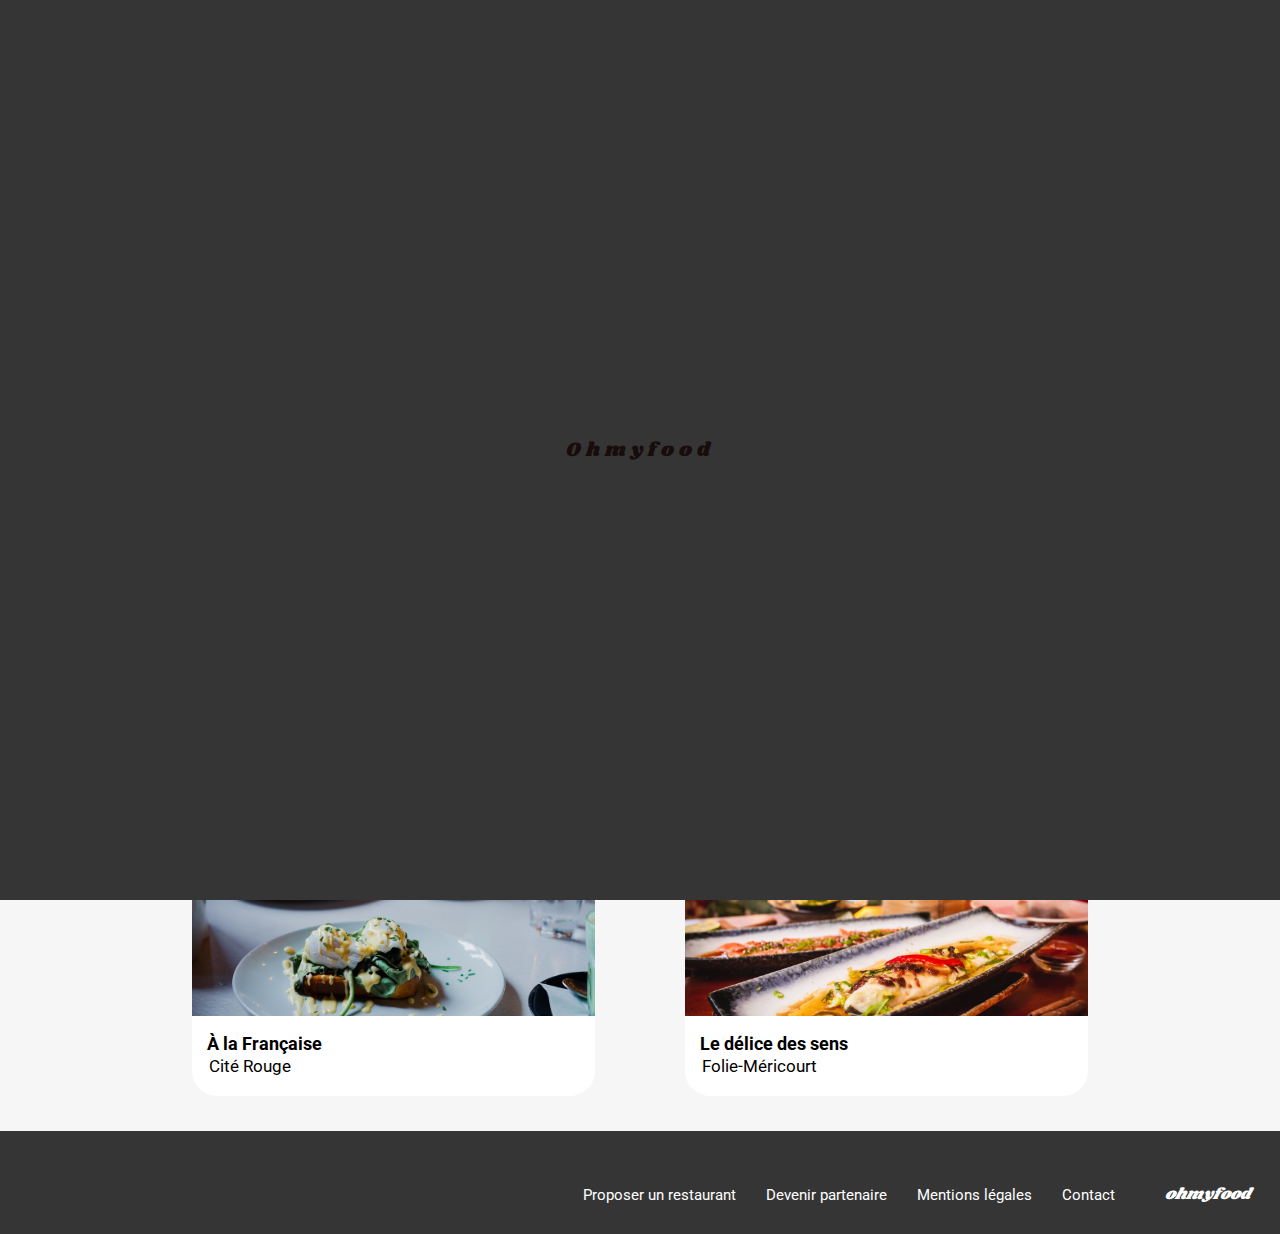
<file: index.html>
<!DOCTYPE html>
<html lang="fr">
<head>
  <meta charset="UTF-8">
  <meta name="viewport" content="width=device-width, initial-scale=1.0">
  <title>OhMyFood</title>
  <link rel="preconnect" href="https://fonts.googleapis.com">
  <link rel="preconnect" href="https://fonts.gstatic.com" crossorigin>
  <link
    href="https://fonts.googleapis.com/css2?family=Roboto:ital,wght@0,100;0,300;0,400;0,500;0,700;0,900;1,100;1,300;1,400;1,500;1,700;1,900&display=swap"
    rel="stylesheet">
  <link rel="stylesheet" href="https://cdnjs.cloudflare.com/ajax/libs/font-awesome/6.2.1/css/all.min.css"
    integrity="sha512-MV7K8+y+gLIBoVD59lQIYicR65iaqukzvf/nwasF0nqhPay5w/9lJmVM2hMDcnK1OnMGCdVK+iQrJ7lzPJQd1w=="
    crossorigin="anonymous" referrerpolicy="no-referrer" />
  <link rel="preconnect" href="https://fonts.googleapis.com">
  <link rel="preconnect" href="https://fonts.gstatic.com" crossorigin>
  <link href="https://fonts.googleapis.com/css2?family=Shrikhand&display=swap" rel="stylesheet">

  <link rel="stylesheet" href="./assets/css/style.css">
</head>

<body>

  <div class="loader">
    <span class="lettre">O</span>
    <span class="lettre">h</span>
    <span class="lettre">m</span>
    <span class="lettre">y</span>
    <span class="lettre">f</span>
    <span class="lettre">o</span>
    <span class="lettre">o</span>
    <span class="lettre">d</span>
  </div>

  <header>
    <img src="./assets/images/logo/ohmyfood@2x.svg" alt="logo">
  </header>
  
  <main>
    <form action="#" method="get" class="search-barre">
      <i class="fa-solid fa-location-dot"></i>
      <input type="text" name="location" id="location" placeholder=" Paris, Belleville">
    </form>

    <div class="h1_explore">
      <h1>Reservez le menu qui vous convient</h1>
      <span>Découvrez des restaurants d'exceptions selectionnés par nos soins.</span>
      <a href="#restaurants">Explorez nos restaurants</a>
    </div>

    <section class="fonctionnement">
      <h2>Fonctionnement</h2>
      <div class="fonctionnement__button">

        <button class="btn">
          <span class="BouttonRounded">1</span>
          <i class="fa-solid fa-mobile-screen-button"></i>
          <span>Choisissez un restaurant</span>
        </button>

        <button class="btn">
          <span class="BouttonRounded">2</span>
          <i class="fa-solid fa-list"></i>
          <span>Composez votre menu</span>
        </button>

        <button class="btn">
          <span class="BouttonRounded">3</span>
          <i class="fa-solid fa-store"></i>
          <span>Dégustez au restaurant</span>
        </button>
      </div>
    </section>

    <section class="restaurant" id="restaurants">
      <h2>Restaurants</h2>
      <div class="restaurant__card">

        <a href="./restaurants/menu1.html">
          <article class="card">
            <span>Nouveau</span>
            <img src="./assets/images/restaurants/jay-wennington-N_Y88TWmGwA-unsplash.jpg" alt="resto">
            <div class="card__content">
              <div class="txt">
                <h3>La palette du goût</h3>
                <p> Ménilmontant</p>
              </div>
              <div class="heart">
                <i class="fa-regular fa-heart"></i>
                <i class="fa-solid fa-heart "></i>
              </div>
            </div>
          </article>
        </a>

        <a href="./restaurants/menu2.html">
          <article class="card">
            <span>Nouveau</span>
            <img src="./assets/images/restaurants/stil-u2Lp8tXIcjw-unsplash.jpg" alt="resto2">
            <div class="card__content">
              <div class="txt">
                <h3>La note enchantée</h3>
                <p>Charonne</p>
              </div>
              <div class="heart">
                <i class="fa-regular fa-heart"></i>
                <i class="fa-solid fa-heart "></i>
              </div>
            </div>
          </article>
        </a>

        <a href="./restaurants/menu3.html">
          <article class="card">
            <img src="./assets/images/restaurants/toa-heftiba-DQKerTsQwi0-unsplash.jpg" alt="resto3">
            <div class="card__content">
              <div class="txt">
                <h3>À la Française</h3>
                <p>Cité Rouge</p>
              </div>
              <div class="heart">
                <i class="fa-regular fa-heart"></i>
                <i class="fa-solid fa-heart "></i>
              </div>
            </div>
          </article>
        </a>


        <a href="./restaurants/menu4.html">
          <article class="card">
            <img src="./assets/images/restaurants/louis-hansel-shotsoflouis-qNBGVyOCY8Q-unsplash.jpg" alt="resto4">
            <div class="card__content">
              <div class="txt">
                <h3>Le délice des sens</h3>
                <p>Folie-Méricourt</p>
              </div>
              <div class="heart">
                <i class="fa-regular fa-heart"></i>
                <i class="fa-solid fa-heart "></i>
              </div>
            </div>
          </article>
        </a>
      </div>
    </section>
  </main>

  <footer>
    <span>ohmyfood</span>
    <ul>
      <li><i class="fa-solid fa-utensils"></i> Proposer un restaurant</li>
      <li> <i class="fa-solid fa-handshake-angle"></i> Devenir partenaire</li>
      <li>Mentions légales</li>
      <li> <a href="mailto:N4PROJECT@openclassroom.com">Contact</a></li>
    </ul>
  </footer>
</body>
</file>
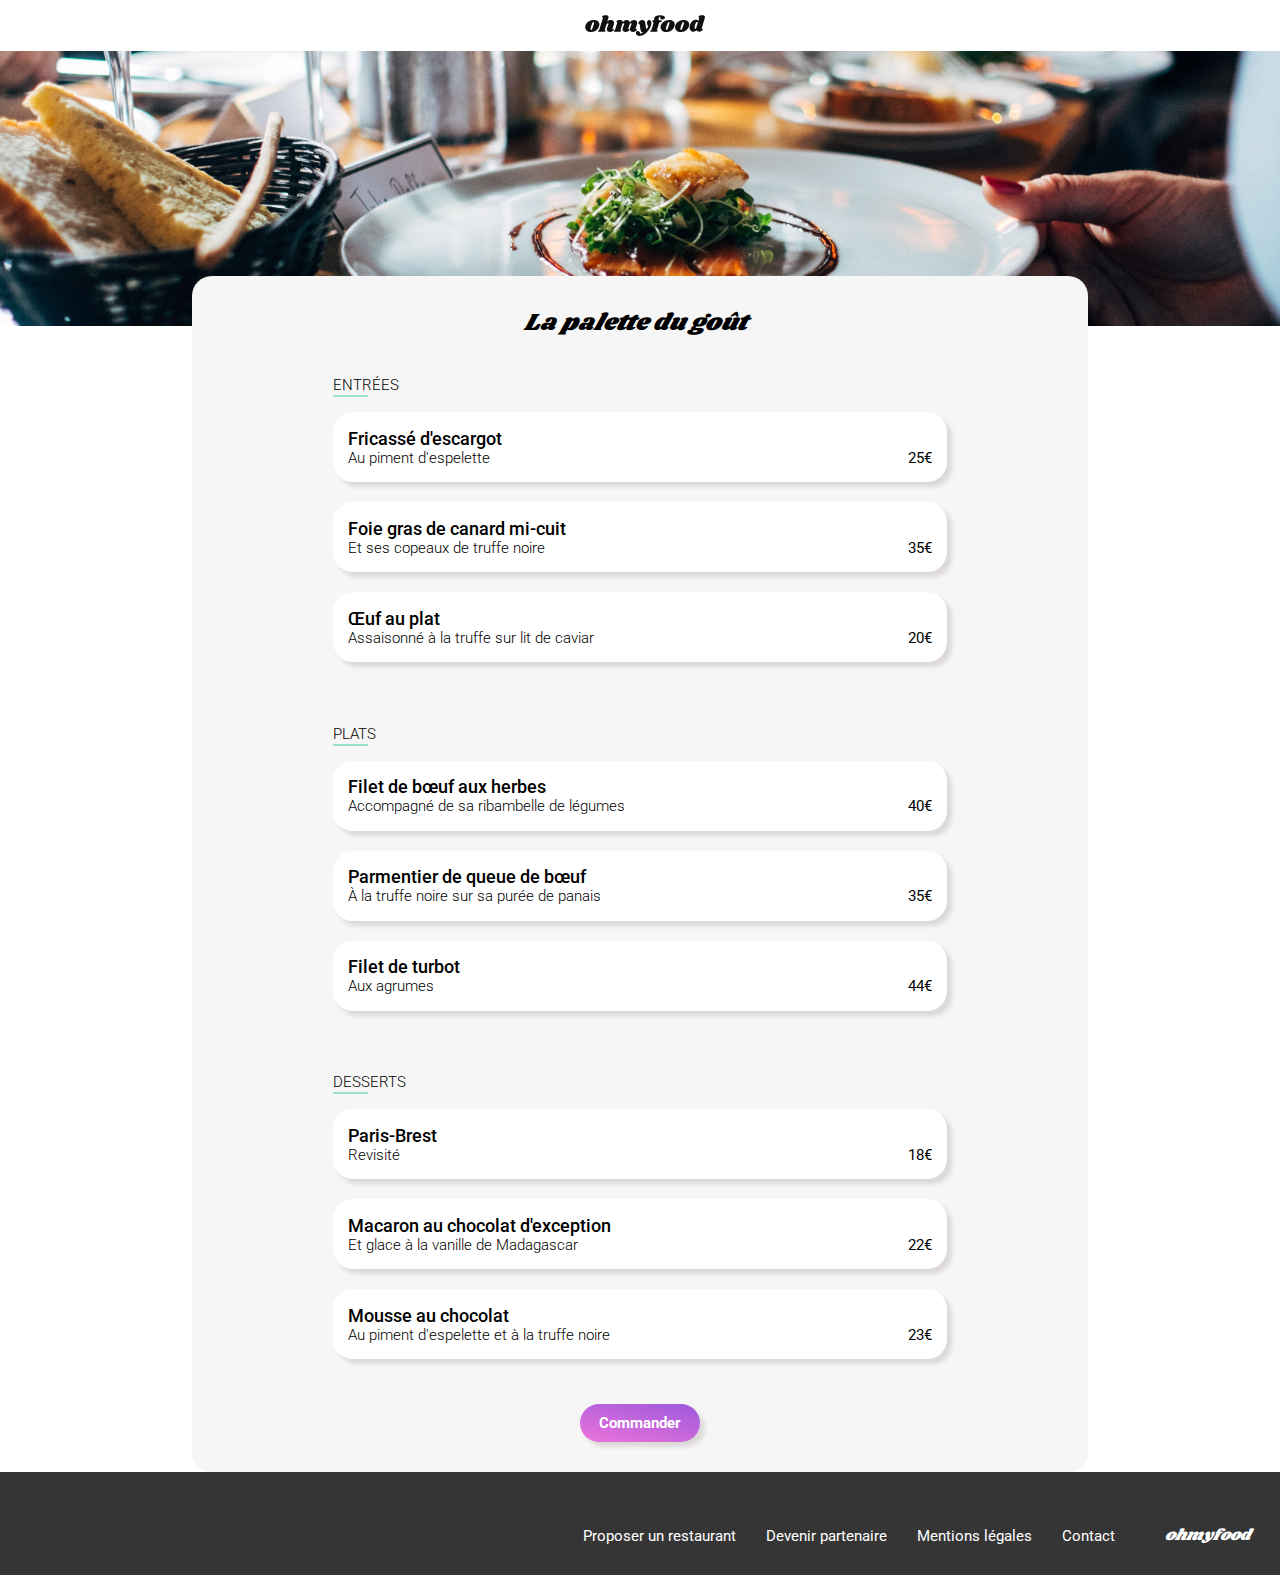
<file: restaurants/menu1.html>
<!DOCTYPE html>
<html lang="fr">
<head>
    <meta charset="UTF-8">
    <meta name="viewport" content="width=device-width, initial-scale=1.0">
    <title>OhMyFood</title>
    <link rel="preconnect" href="https://fonts.googleapis.com">
    <link rel="preconnect" href="https://fonts.gstatic.com" crossorigin>
    <link
        href="https://fonts.googleapis.com/css2?family=Roboto:ital,wght@0,100;0,300;0,400;0,500;0,700;0,900;1,100;1,300;1,400;1,500;1,700;1,900&display=swap"
        rel="stylesheet">
    <link rel="stylesheet" href="https://cdnjs.cloudflare.com/ajax/libs/font-awesome/6.2.1/css/all.min.css"
        integrity="sha512-MV7K8+y+gLIBoVD59lQIYicR65iaqukzvf/nwasF0nqhPay5w/9lJmVM2hMDcnK1OnMGCdVK+iQrJ7lzPJQd1w=="
        crossorigin="anonymous" referrerpolicy="no-referrer" />
    <link rel="preconnect" href="https://fonts.googleapis.com">
    <link rel="preconnect" href="https://fonts.gstatic.com" crossorigin>
    <link href="https://fonts.googleapis.com/css2?family=Shrikhand&display=swap" rel="stylesheet">
    <link rel="stylesheet" href="../assets/css/menu.css">
</head>

<body>
    <header>
        <a href="../index.html"><i class="fa-solid fa-arrow-left"></i></a>
        <img src="../assets/images/logo/ohmyfood@2x.svg" alt="logo">
    </header>
    
    <main>
        <img src="../assets/images/restaurants/jay-wennington-N_Y88TWmGwA-unsplash.jpg" alt="resto">
       
        <div class="menu">
           
            <div class="h1-heart">
                <h1>La palette du goût</h1>
                <div class="heart">
                    <i class="fa-regular fa-heart"></i>
                    <i class="fa-solid fa-heart "></i>
                </div>
            </div>

            <section class="menu__part menu__part--entree">
                <h2>ENTRÉES</h2>
                <div class="bande_horizontale"></div>
                <div class="cartes">

                    <article class="card">
                        <div class="txt">
                            <h3>Fricassé d'escargot</h3>
                            <div class="card__subtitle">
                                <p>Au piment d'espelette</p>
                                <span>25€</span>
                            </div>
                        </div>
                        <div class="check">
                            <i class="fa-solid fa-circle-check"></i>
                        </div>
                    </article>

                    <article class="card">
                        <div class="txt">
                            <h3>Foie gras de canard mi-cuit</h3>
                            <div class="card__subtitle">
                                <p>Et ses copeaux de truffe noire</p>
                                <span>35€</span>
                            </div>
                        </div>
                        <div class="check">
                            <i class="fa-solid fa-circle-check"></i>
                        </div>
                    </article>


                    <article class="card">
                        <div class="txt">
                            <h3>Œuf au plat</h3>
                            <div class="card__subtitle">
                                <p>Assaisonné à la truffe sur lit de caviar</p>
                                <span>20€</span>
                            </div>
                        </div>
                        <div class="check">
                            <i class="fa-solid fa-circle-check"></i>
                        </div>
                    </article>
                </div>
            </section>


            <section class="menu__part menu__part--plat">
                <h2>PLATS</h2>
                <div class="bande_horizontale"></div>
                <div class="cartes">

                    <article class="card">
                        <div class="txt">
                            <h3>Filet de bœuf aux herbes</h3>
                            <div class="card__subtitle">
                                <p>Accompagné de sa ribambelle de légumes</p>
                                <span>40€</span>
                            </div>
                        </div>
                        <div class="check">
                            <i class="fa-solid fa-circle-check"></i>
                        </div>
                    </article>

                    <article class="card">
                        <div class="txt">
                            <h3>Parmentier de queue de bœuf</h3>
                            <div class="card__subtitle">
                                <p>À la truffe noire sur sa purée de panais</p>
                                <span>35€</span>
                            </div>
                        </div>
                        <div class="check">
                            <i class="fa-solid fa-circle-check"></i>
                        </div>
                    </article>


                    <article class="card">
                        <div class="txt">
                            <h3>Filet de turbot</h3>
                            <div class="card__subtitle">
                                <p>Aux agrumes</p>
                                <span>44€</span>
                            </div>
                        </div>
                        <div class="check">
                            <i class="fa-solid fa-circle-check"></i>
                        </div>
                    </article>
                </div>
            </section>


            <section class="menu__part menu__part--dessert">
                <h2>DESSERTS</h2>
                <div class="bande_horizontale"></div>
                <div class="cartes">

                    <article class="card">
                        <div class="txt">
                            <h3>Paris-Brest</h3>
                            <div class="card__subtitle">
                                <p>Revisité</p>
                                <span>18€</span>
                            </div>
                        </div>
                        <div class="check">
                            <i class="fa-solid fa-circle-check"></i>
                        </div>
                    </article>

                    <article class="card">
                        <div class="txt">
                            <h3>Macaron au chocolat d'exception</h3>
                            <div class="card__subtitle">
                                <p>Et glace à la vanille de Madagascar</p>
                                <span>22€</span>
                            </div>
                        </div>
                        <div class="check">
                            <i class="fa-solid fa-circle-check"></i>
                        </div>
                    </article>


                    <article class="card">
                        <div class="txt">
                            <h3>Mousse au chocolat </h3>
                            <div class="card__subtitle">
                                <p>Au piment d'espelette et à la truffe noire</p>
                                <span>23€</span>
                            </div>
                        </div>
                        <div class="check">
                            <i class="fa-solid fa-circle-check"></i>
                        </div>
                    </article>
                </div>
            </section>
            <a href="#" class="btn">Commander</a>
        </div>
    </main>

    <footer>
        <span>ohmyfood</span>
        <ul>
            <li><i class="fa-solid fa-utensils"></i> Proposer un restaurant</li>
            <li> <i class="fa-solid fa-handshake-angle"></i> Devenir partenaire</li>
            <li>Mentions légales</li>
            <li> <a href="mailto:N4PROJECT@openclassroom.com">Contact</a></li>
        </ul>
    </footer>
</body>
</file>
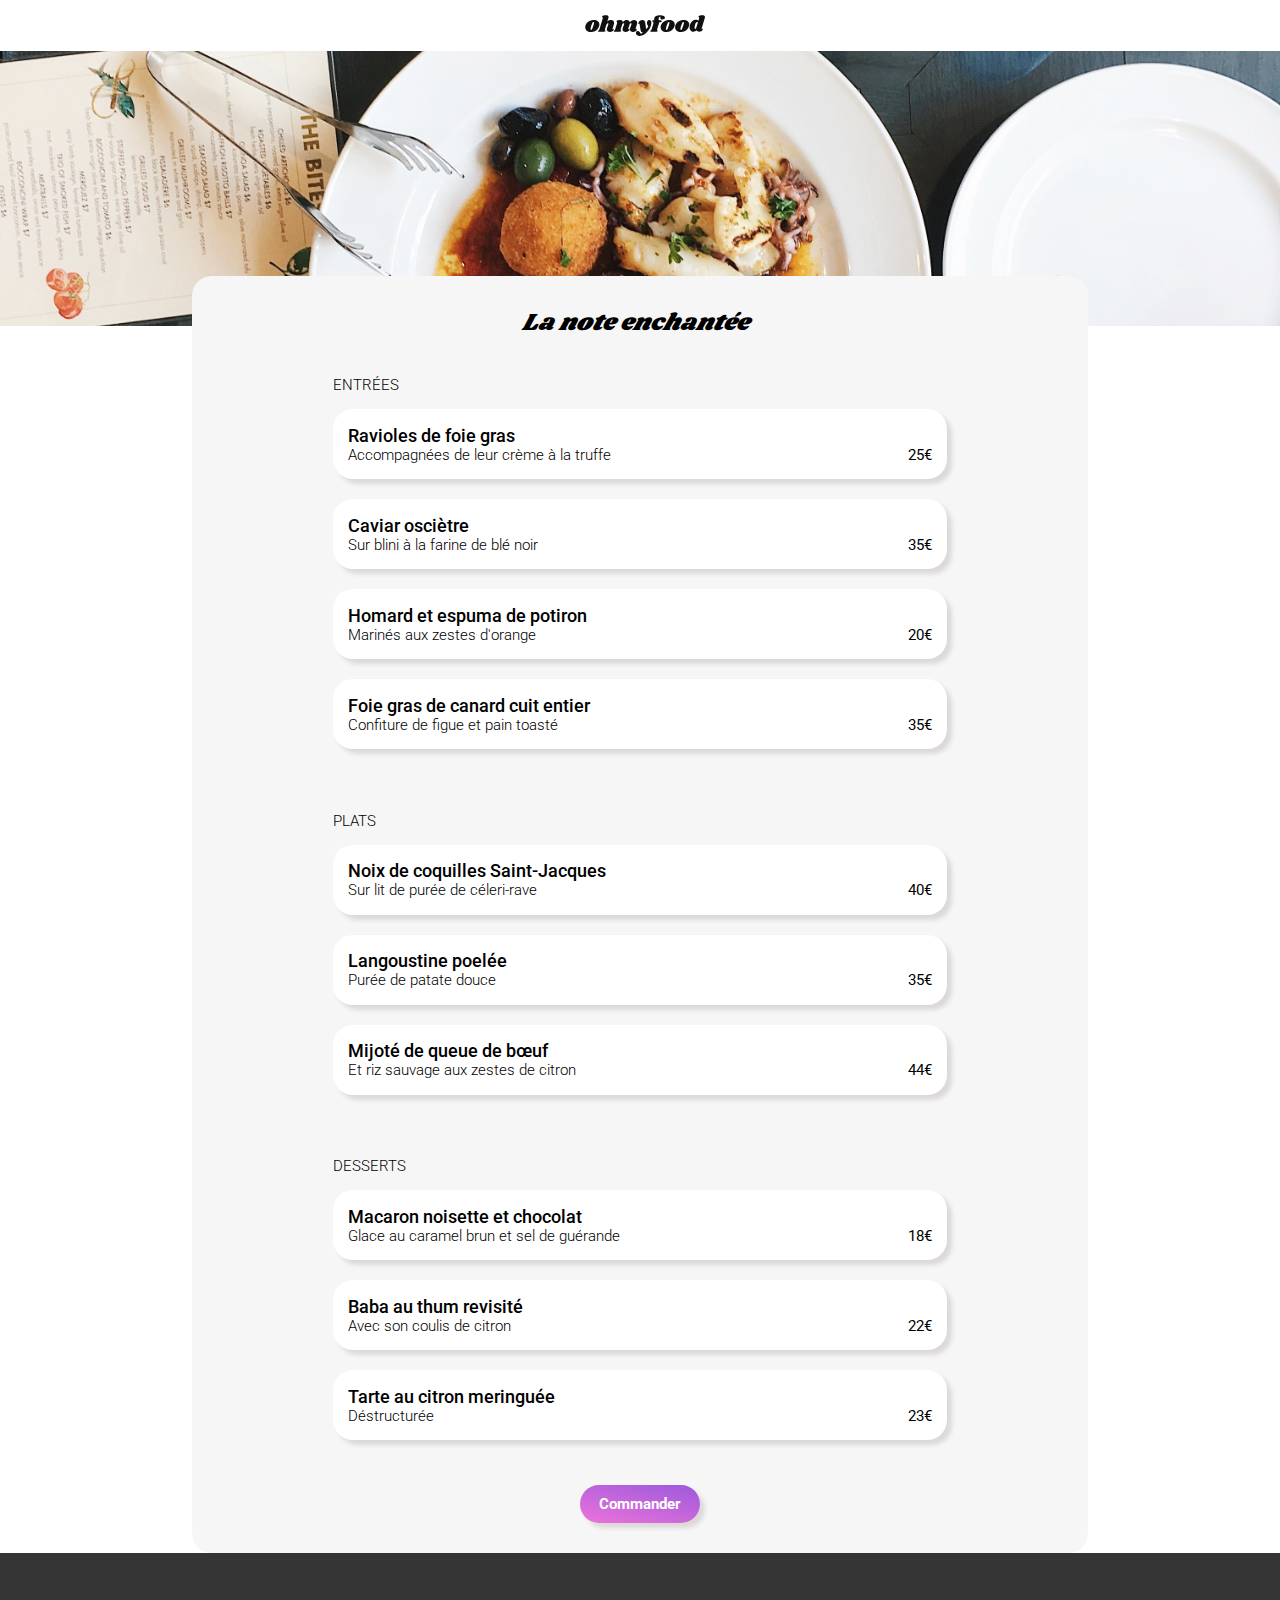
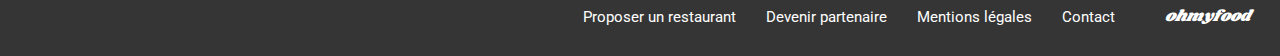
<file: restaurants/menu2.html>
<!DOCTYPE html>
<html lang="fr">


<head>
    <meta charset="UTF-8">
    <meta name="viewport" content="width=device-width, initial-scale=1.0">
    <title>OhMyFood</title>
    <link rel="preconnect" href="https://fonts.googleapis.com">
    <link rel="preconnect" href="https://fonts.gstatic.com" crossorigin>
    <link
        href="https://fonts.googleapis.com/css2?family=Roboto:ital,wght@0,100;0,300;0,400;0,500;0,700;0,900;1,100;1,300;1,400;1,500;1,700;1,900&display=swap"
        rel="stylesheet">
    <link rel="stylesheet" href="https://cdnjs.cloudflare.com/ajax/libs/font-awesome/6.2.1/css/all.min.css"
        integrity="sha512-MV7K8+y+gLIBoVD59lQIYicR65iaqukzvf/nwasF0nqhPay5w/9lJmVM2hMDcnK1OnMGCdVK+iQrJ7lzPJQd1w=="
        crossorigin="anonymous" referrerpolicy="no-referrer" />
    <link rel="preconnect" href="https://fonts.googleapis.com">
    <link rel="preconnect" href="https://fonts.gstatic.com" crossorigin>
    <link href="https://fonts.googleapis.com/css2?family=Shrikhand&display=swap" rel="stylesheet">

    <link rel="stylesheet" href="../SASS/menu.css">
</head>

<body>
    <header>
        <a href="../index.html"><i class="fa-solid fa-arrow-left"></i></a>
        <img src="../assets/images/logo/ohmyfood@2x.svg" alt="logo">
    </header>
    <main>


        <img src="../assets/images/restaurants/stil-u2Lp8tXIcjw-unsplash.jpg" alt="resto2">



        <div class="menu">

            <div class="h1-heart">
                <h1>La note enchantée</h1>
                <div class="heart">
                    <i class="fa-regular fa-heart"></i>
                    <i class="fa-solid fa-heart "></i>
                </div>

            </div>


            <section class="menu__part menu__part--entree">
                <h2>ENTRÉES</h2>
                <div id="bande_horizontale"></div>
                <div class="cartes">


                    <article class="card">
                        <div class="txt">
                            <h3>Ravioles de foie gras</h3>
                            <div class="card__subtitle">
                                <p>Accompagnées de leur crème à la truffe</p>
                                <span>25€</span>
                            </div>
                        </div>
                        <div class="check">
                            <i class="fa-solid fa-circle-check"></i>
                        </div>
                    </article>


                    <article class="card">
                        <div class="txt">
                            <h3>Caviar osciètre</h3>
                            <div class="card__subtitle">
                                <p>Sur blini à la farine de blé noir</p>
                                <span>35€</span>
                            </div>
                        </div>
                        <div class="check">
                            <i class="fa-solid fa-circle-check"></i>
                        </div>
                    </article>


                    <article class="card">
                        <div class="txt">
                            <h3>Homard et espuma de potiron</h3>
                            <div class="card__subtitle">
                                <p>Marinés aux zestes d'orange </p>
                                <span>20€</span>
                            </div>
                        </div>
                        <div class="check">
                            <i class="fa-solid fa-circle-check"></i>
                        </div>
                    </article>
            

            <article class="card">
                <div class="txt">
                    <h3>Foie gras de canard cuit entier</h3>
                    <div class="card__subtitle">
                        <p>Confiture de figue et pain toasté </p>
                        <span>35€</span>
                    </div>
                </div>
                <div class="check">
                    <i class="fa-solid fa-circle-check"></i>
                </div>
            </article>
        </div>
    </section>


            <section class="menu__part menu__part--plat">
                <h2>PLATS</h2>
                <div id="bande_horizontale"></div>
                <div class="cartes">

                    <article class="card">
                        <div class="txt">
                            <h3>Noix de coquilles Saint-Jacques</h3>
                            <div class="card__subtitle">
                                <p>Sur lit de purée de céleri-rave</p>
                                <span>40€</span>
                            </div>
                        </div>
                        <div class="check">
                            <i class="fa-solid fa-circle-check"></i>
                        </div>
                    </article>

                    <article class="card">
                        <div class="txt">
                            <h3>Langoustine poelée</h3>
                            <div class="card__subtitle">
                                <p>Purée de patate douce</p>
                                <span>35€</span>
                            </div>
                        </div>
                        <div class="check">
                            <i class="fa-solid fa-circle-check"></i>
                        </div>
                    </article>


                    <article class="card">
                        <div class="txt">
                            <h3>Mijoté de queue de bœuf</h3>
                            <div class="card__subtitle">
                                <p>Et riz sauvage aux zestes de citron</p>
                                <span>44€</span>
                            </div>
                        </div>
                        <div class="check">
                            <i class="fa-solid fa-circle-check"></i>
                        </div>
                    </article>
                </div>
            </section>


            <section class="menu__part menu__part--dessert">
                <h2>DESSERTS</h2>
                <div id="bande_horizontale"></div>
                <div class="cartes">
                   
                    <article class="card">
                        <div class="txt">
                            <h3>Macaron noisette et chocolat</h3>
                            <div class="card__subtitle">
                                <p>Glace au caramel brun et sel de guérande</p>
                                <span>18€</span>
                            </div>
                        </div>
                        <div class="check">
                            <i class="fa-solid fa-circle-check"></i>
                        </div>
                    </article>

                    <article class="card">
                        <div class="txt">
                            <h3>Baba au thum revisité </h3>
                            <div class="card__subtitle">
                                <p>Avec son coulis de citron</p>
                                <span>22€</span>
                            </div>
                        </div>
                        <div class="check">
                            <i class="fa-solid fa-circle-check"></i>
                        </div>
                    </article>


                    <article class="card">
                        <div class="txt">
                            <h3>Tarte au citron meringuée </h3>
                            <div class="card__subtitle">
                                <p>Déstructurée</p>
                                <span>23€</span>
                            </div>
                        </div>
                        <div class="check">
                            <i class="fa-solid fa-circle-check"></i>
                        </div>
                    </article>
                </div>
            </section>
            <a href="#" class="btn">Commander</a>
        </div>
    </main>

    <footer>
        <span>ohmyfood</span>
        <ul>
            <li><i class="fa-solid fa-utensils"></i> Proposer un restaurant</li>
            <li> <i class="fa-solid fa-handshake-angle"></i> Devenir partenaire</li>
            <li>Mentions légales</li>      
     <li> <a href="mailto:N4PROJECT@openclassroom.com">Contact</a></li>
        </ul>
    </footer>
</body>
</file>
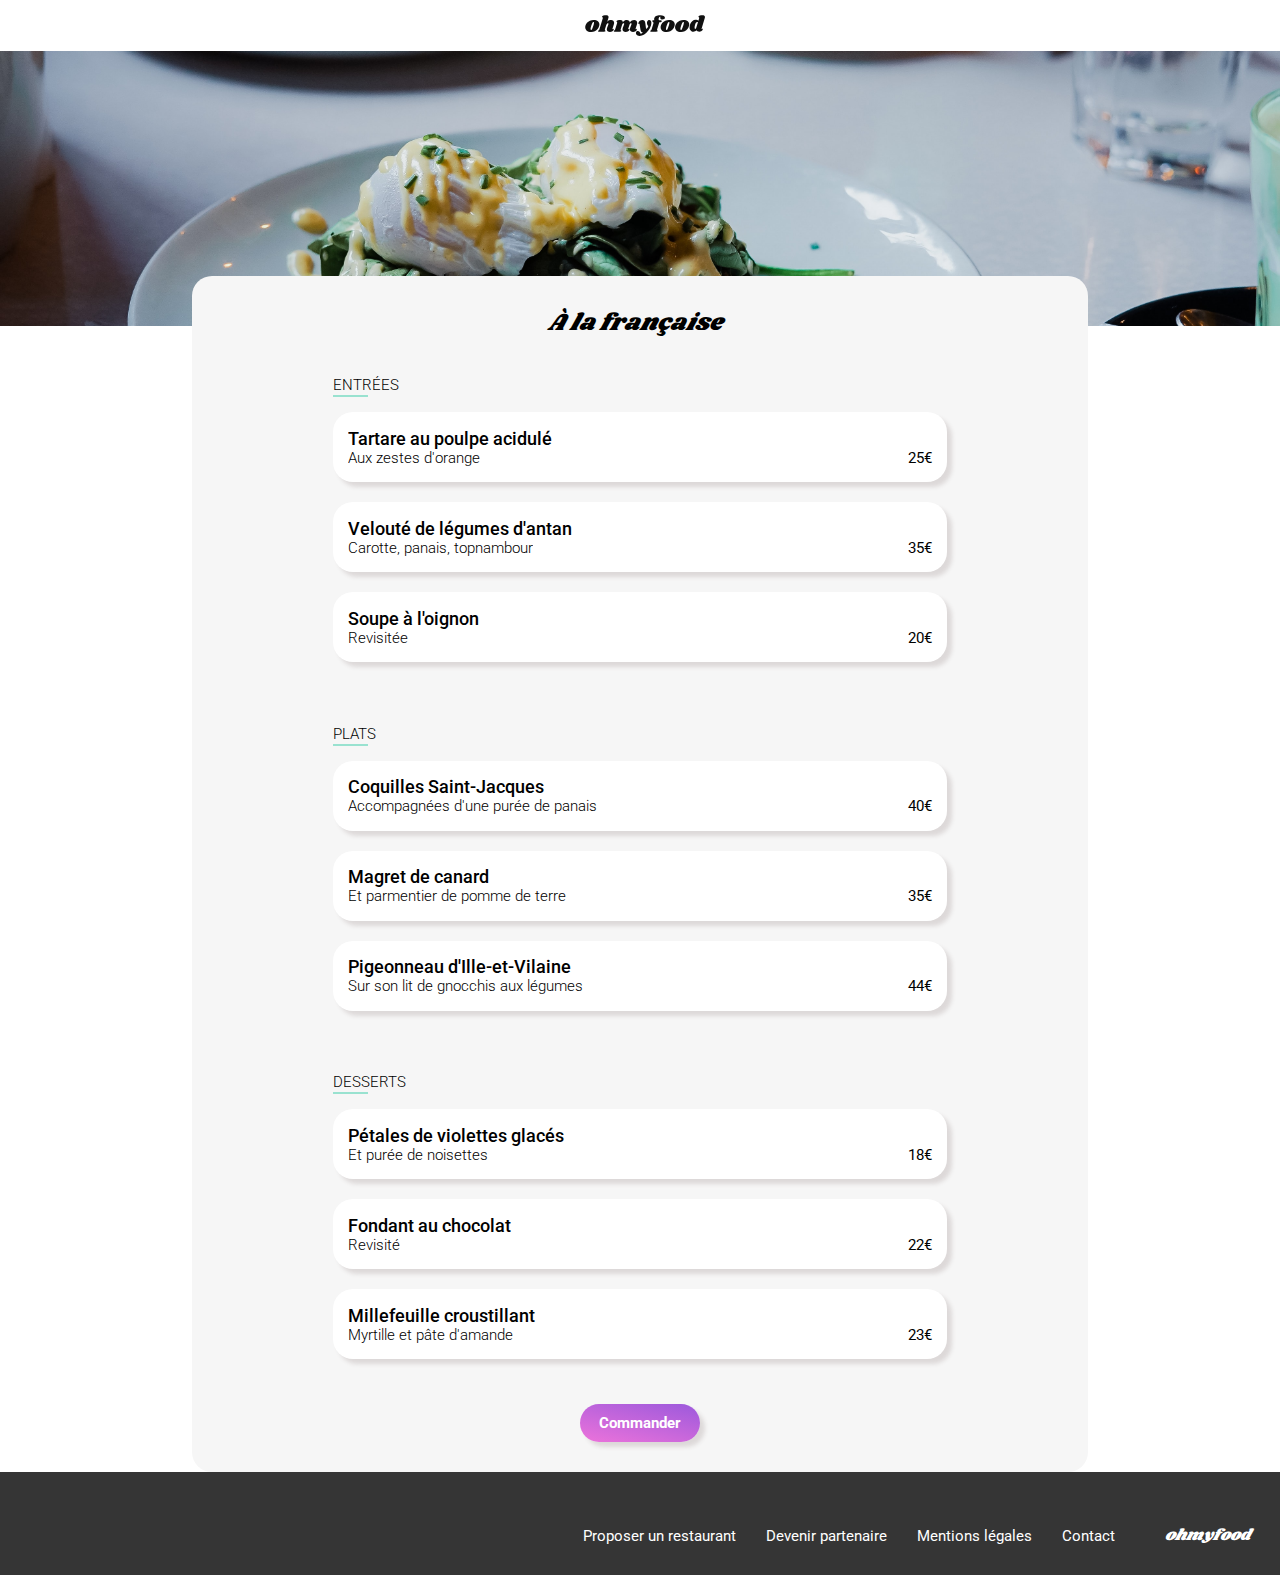
<file: restaurants/menu3.html>
<!DOCTYPE html>
<html lang="fr">
<head>
    <meta charset="UTF-8">
    <meta name="viewport" content="width=device-width, initial-scale=1.0">
    <title>OhMyFood</title>
    <link rel="preconnect" href="https://fonts.googleapis.com">
    <link rel="preconnect" href="https://fonts.gstatic.com" crossorigin>
    <link
        href="https://fonts.googleapis.com/css2?family=Roboto:ital,wght@0,100;0,300;0,400;0,500;0,700;0,900;1,100;1,300;1,400;1,500;1,700;1,900&display=swap"
        rel="stylesheet">
    <link rel="stylesheet" href="https://cdnjs.cloudflare.com/ajax/libs/font-awesome/6.2.1/css/all.min.css"
        integrity="sha512-MV7K8+y+gLIBoVD59lQIYicR65iaqukzvf/nwasF0nqhPay5w/9lJmVM2hMDcnK1OnMGCdVK+iQrJ7lzPJQd1w=="
        crossorigin="anonymous" referrerpolicy="no-referrer" />
    <link rel="preconnect" href="https://fonts.googleapis.com">
    <link rel="preconnect" href="https://fonts.gstatic.com" crossorigin>
    <link href="https://fonts.googleapis.com/css2?family=Shrikhand&display=swap" rel="stylesheet">
    <link rel="stylesheet" href="../assets/css/menu.css">
</head>

<body>
    <header>
        <a href="../index.html"><i class="fa-solid fa-arrow-left"></i></a>
        <img src="../assets/images/logo/ohmyfood@2x.svg" alt="logo">
    </header>
    
    <main>
        <img src="../assets/images/restaurants/toa-heftiba-DQKerTsQwi0-unsplash.jpg" alt="resto">

        <div class="menu">

            <div class="h1-heart">
                <h1>À la française</h1>
                <div class="heart">
                    <i class="fa-regular fa-heart"></i>
                    <i class="fa-solid fa-heart "></i>
                </div>
            </div>


            <section class="menu__part menu__part--entree">
                <h2>ENTRÉES</h2>
                <div class="bande_horizontale"></div>
                <div class="cartes">

                    <article class="card">
                        <div class="txt">
                            <h3>Tartare au poulpe acidulé</h3>
                            <div class="card__subtitle">
                                <p>Aux zestes d'orange</p>
                                <span>25€</span>
                            </div>
                        </div>
                        <div class="check">
                            <i class="fa-solid fa-circle-check"></i>
                        </div>
                    </article>

                    <article class="card">
                        <div class="txt">
                            <h3>Velouté de légumes d'antan</h3>
                            <div class="card__subtitle">
                                <p>Carotte, panais, topnambour</p>
                                <span>35€</span>
                            </div>
                        </div>
                        <div class="check">
                            <i class="fa-solid fa-circle-check"></i>
                        </div>
                    </article>

                    <article class="card">
                        <div class="txt">
                            <h3>Soupe à l'oignon</h3>
                            <div class="card__subtitle">
                                <p>Revisitée</p>
                                <span>20€</span>
                            </div>
                        </div>
                        <div class="check">
                            <i class="fa-solid fa-circle-check"></i>
                        </div>
                    </article>
                </div>
            </section>

            <section class="menu__part menu__part--plat">
                <h2>PLATS</h2>
                <div class="bande_horizontale"></div>
                <div class="cartes">

                    <article class="card">
                        <div class="txt">
                            <h3>Coquilles Saint-Jacques</h3>
                            <div class="card__subtitle">
                                <p>Accompagnées d'une purée de panais</p>
                                <span>40€</span>
                            </div>
                        </div>
                        <div class="check">
                            <i class="fa-solid fa-circle-check"></i>
                        </div>
                    </article>

                    <article class="card">
                        <div class="txt">
                            <h3>Magret de canard</h3>
                            <div class="card__subtitle">
                                <p>Et parmentier de pomme de terre</p>
                                <span>35€</span>
                            </div>
                        </div>
                        <div class="check">
                            <i class="fa-solid fa-circle-check"></i>
                        </div>
                    </article>


                    <article class="card">
                        <div class="txt">
                            <h3>Pigeonneau d'Ille-et-Vilaine</h3>
                            <div class="card__subtitle">
                                <p>Sur son lit de gnocchis aux légumes</p>
                                <span>44€</span>
                            </div>
                        </div>
                        <div class="check">
                            <i class="fa-solid fa-circle-check"></i>
                        </div>
                    </article>
                </div>
            </section>

            <section class="menu__part menu__part--dessert">
                <h2>DESSERTS</h2>
                <div class="bande_horizontale"></div>
                <div class="cartes">

                    <article class="card">
                        <div class="txt">
                            <h3>Pétales de violettes glacés</h3>
                            <div class="card__subtitle">
                                <p>Et purée de noisettes</p>
                                <span>18€</span>
                            </div>
                        </div>
                        <div class="check">
                            <i class="fa-solid fa-circle-check"></i>
                        </div>
                    </article>

                    <article class="card">
                        <div class="txt">
                            <h3>Fondant au chocolat</h3>
                            <div class="card__subtitle">
                                <p>Revisité</p>
                                <span>22€</span>
                            </div>
                        </div>
                        <div class="check">
                            <i class="fa-solid fa-circle-check"></i>
                        </div>
                    </article>

                    <article class="card">
                        <div class="txt">
                            <h3>Millefeuille croustillant </h3>
                            <div class="card__subtitle">
                                <p>Myrtille et pâte d'amande</p>
                                <span>23€</span>
                            </div>
                        </div>
                        <div class="check">
                            <i class="fa-solid fa-circle-check"></i>
                        </div>
                    </article>
                </div>
            </section>
            <a href="#" class="btn">Commander</a>
        </div>
    </main>

    <footer>
        <span>ohmyfood</span>
        <ul>
            <li><i class="fa-solid fa-utensils"></i> Proposer un restaurant</li>
            <li> <i class="fa-solid fa-handshake-angle"></i> Devenir partenaire</li>
            <li>Mentions légales</li>
            <li> <a href="mailto:N4PROJECT@openclassroom.com">Contact</a></li>
        </ul>
    </footer>
</body>
</file>
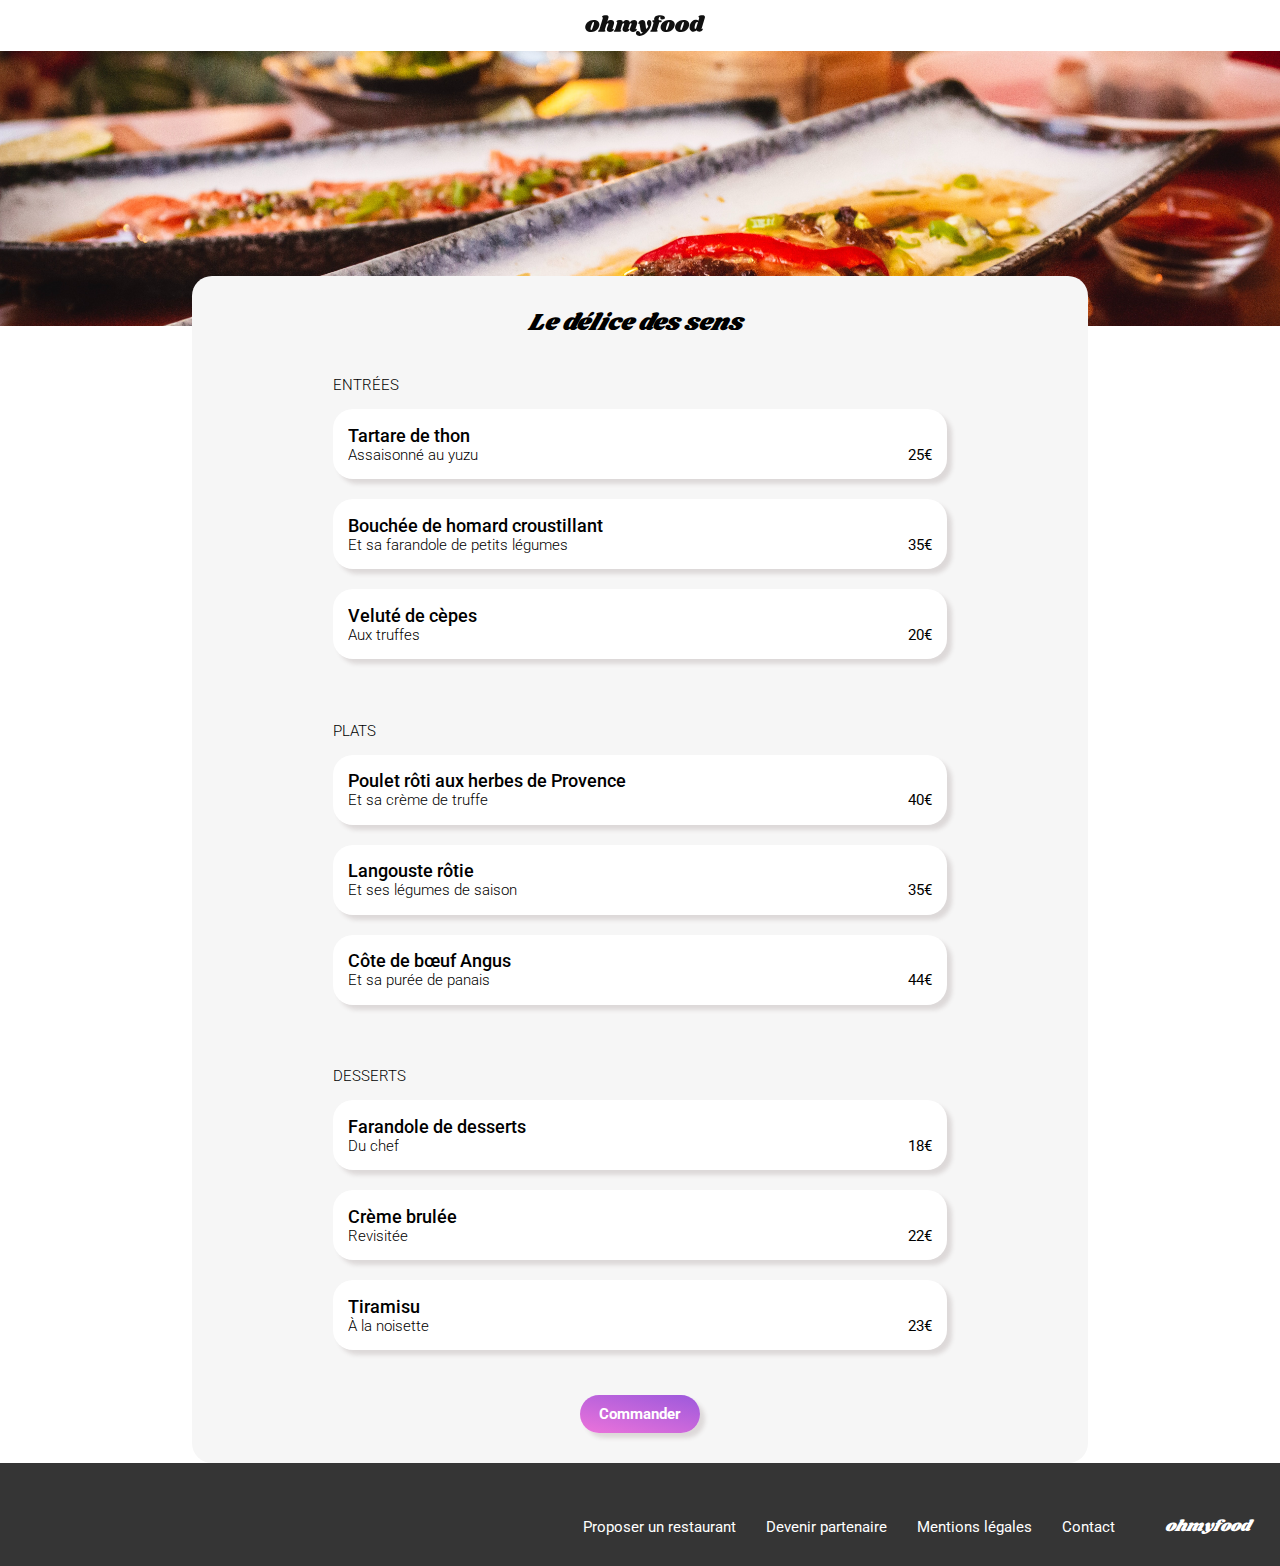
<file: restaurants/menu4.html>
<!DOCTYPE html>
<html lang="fr">


<head>
    <meta charset="UTF-8">
    <meta name="viewport" content="width=device-width, initial-scale=1.0">
    <title>OhMyFood</title>
    <link rel="preconnect" href="https://fonts.googleapis.com">
    <link rel="preconnect" href="https://fonts.gstatic.com" crossorigin>
    <link
        href="https://fonts.googleapis.com/css2?family=Roboto:ital,wght@0,100;0,300;0,400;0,500;0,700;0,900;1,100;1,300;1,400;1,500;1,700;1,900&display=swap"
        rel="stylesheet">
    <link rel="stylesheet" href="https://cdnjs.cloudflare.com/ajax/libs/font-awesome/6.2.1/css/all.min.css"
        integrity="sha512-MV7K8+y+gLIBoVD59lQIYicR65iaqukzvf/nwasF0nqhPay5w/9lJmVM2hMDcnK1OnMGCdVK+iQrJ7lzPJQd1w=="
        crossorigin="anonymous" referrerpolicy="no-referrer" />
    <link rel="preconnect" href="https://fonts.googleapis.com">
    <link rel="preconnect" href="https://fonts.gstatic.com" crossorigin>
    <link href="https://fonts.googleapis.com/css2?family=Shrikhand&display=swap" rel="stylesheet">

    <link rel="stylesheet" href="../SASS/menu.css">
</head>

<body>
    <header>
        <a href="../index.html"><i class="fa-solid fa-arrow-left"></i></a>
        <img src="../assets/images/logo/ohmyfood@2x.svg" alt="logo">
    </header>
    <main>


        <img src="../assets/images/restaurants/louis-hansel-shotsoflouis-qNBGVyOCY8Q-unsplash.jpg" alt="resto">



        <div class="menu">

            <div class="h1-heart">
                <h1>Le délice des sens</h1>
                <div class="heart">
                    <i class="fa-regular fa-heart"></i>
                    <i class="fa-solid fa-heart "></i>
                </div>

            </div>


            <section class="menu__part menu__part--entree">
                <h2>ENTRÉES</h2>
                <div id="bande_horizontale"></div>
                <div class="cartes">


                    <article class="card">
                        <div class="txt">
                            <h3>Tartare de thon</h3>
                            <div class="card__subtitle">
                                <p>Assaisonné au yuzu</p>
                                <span>25€</span>
                            </div>
                        </div>
                        <div class="check">
                            <i class="fa-solid fa-circle-check"></i>
                        </div>
                    </article>


                    <article class="card">
                        <div class="txt">
                            <h3>Bouchée de homard croustillant</h3>
                            <div class="card__subtitle">
                                <p>Et sa farandole de petits légumes</p>
                                <span>35€</span>
                            </div>
                        </div>
                        <div class="check">
                            <i class="fa-solid fa-circle-check"></i>
                        </div>
                    </article>


                    <article class="card">
                        <div class="txt">
                            <h3>Veluté de cèpes </h3>
                            <div class="card__subtitle">
                                <p>Aux truffes</p>
                                <span>20€</span>
                            </div>
                        </div>
                        <div class="check">
                            <i class="fa-solid fa-circle-check"></i>
                        </div>
                    </article>
                </div>
            </section>


            <section class="menu__part menu__part--plat">
                <h2>PLATS</h2>
                <div id="bande_horizontale"></div>
                <div class="cartes">

                    <article class="card">
                        <div class="txt">
                            <h3>Poulet rôti aux herbes de Provence</h3>
                            <div class="card__subtitle">
                                <p>Et sa crème de truffe</p>
                                <span>40€</span>
                            </div>
                        </div>
                        <div class="check">
                            <i class="fa-solid fa-circle-check"></i>
                        </div>
                    </article>

                    <article class="card">
                        <div class="txt">
                            <h3>Langouste rôtie</h3>
                            <div class="card__subtitle">
                                <p>Et ses légumes de saison</p>
                                <span>35€</span>
                            </div>
                        </div>
                        <div class="check">
                            <i class="fa-solid fa-circle-check"></i>
                        </div>
                    </article>


                    <article class="card">
                        <div class="txt">
                            <h3>Côte de bœuf Angus</h3>
                            <div class="card__subtitle">
                                <p>Et sa purée de panais</p>
                                <span>44€</span>
                            </div>
                        </div>
                        <div class="check">
                            <i class="fa-solid fa-circle-check"></i>
                        </div>
                    </article>
                </div>
            </section>


            <section class="menu__part menu__part--dessert">
                <h2>DESSERTS</h2>
                <div id="bande_horizontale"></div>
                <div class="cartes">
                   
                    <article class="card">
                        <div class="txt">
                            <h3>Farandole de desserts</h3>
                            <div class="card__subtitle">
                                <p>Du chef</p>
                                <span>18€</span>
                            </div>
                        </div>
                        <div class="check">
                            <i class="fa-solid fa-circle-check"></i>
                        </div>
                    </article>

                    <article class="card">
                        <div class="txt">
                            <h3>Crème brulée</h3>
                            <div class="card__subtitle">
                                <p>Revisitée</p>
                                <span>22€</span>
                            </div>
                        </div>
                        <div class="check">
                            <i class="fa-solid fa-circle-check"></i>
                        </div>
                    </article>


                    <article class="card">
                        <div class="txt">
                            <h3>Tiramisu </h3>
                            <div class="card__subtitle">
                                <p>À la noisette</p>
                                <span>23€</span>
                            </div>
                        </div>
                        <div class="check">
                            <i class="fa-solid fa-circle-check"></i>
                        </div>
                    </article>
                </div>
            </section>
            <a href="#" class="btn">Commander</a>
        </div>
    </main>

    <footer>
        <span>ohmyfood</span>
        <ul>
            <li><i class="fa-solid fa-utensils"></i> Proposer un restaurant</li>
            <li> <i class="fa-solid fa-handshake-angle"></i> Devenir partenaire</li>
            <li>Mentions légales</li>
            <li>Contact</li>
        </ul>
    </footer>
</body>
</file>
<file: assets/css/style.css>
/****Loader****/
@keyframes loader {
  99% {
    opacity: 1;
  }
  100% {
    opacity: 0;
    z-index: -1;
  }
}
@keyframes flash {
  0% {
    color: #9356DC;
    text-shadow: 0 0 7px #cc0dc9;
  }
  30% {
    color: #FF79DA;
    font-size: 50px;
    text-shadow: 0 0 7px #ff00ee;
  }
  90% {
    color: rgb(24, 12, 12);
    font-size: 40px;
  }
  100% {
    color: #FF79DA;
    text-shadow: 0 0 7px #ff00ee;
  }
}
@keyframes heart {
  0% {
    transform: scale(0);
  }
  100% {
    transform: scale(1);
  }
}
@keyframes menu {
  0% {
    transform: scale(0);
  }
  100% {
    transform: scale(1);
  }
}
footer {
  background-color: #353535;
  color: white;
  padding: 15px;
}
footer ul {
  list-style: none;
  padding-left: 0px;
  display: flex;
  gap: 5px;
  flex-direction: column;
  margin-left: 10px;
}
footer span {
  font-family: "Shrikhand";
  font-size: 18px;
  font-style: italic;
  font-weight: 400;
  line-height: 26px;
  margin-left: 10px;
}
footer i {
  font-size: 11px;
  width: 11px;
}
footer a {
  color: inherit;
}

@media (min-width: 480px) and (max-width: 767.98px) {
  footer {
    display: flex;
    justify-content: center;
    align-items: center;
    flex-direction: column;
  }
  footer ul {
    flex-direction: column;
    text-align: center;
  }
}
@media (min-width: 768px) {
  footer {
    display: flex;
    flex-direction: row-reverse;
    align-items: center;
    gap: 40px;
    padding-top: 40px;
    padding-right: 30px;
  }
  footer span {
    font-size: 16px;
  }
  footer ul {
    flex-direction: row;
    font-size: 15px;
    font-style: normal;
    gap: 30px;
  }
}
.heart .fa-solid {
  position: absolute;
  right: 1.5em;
  bottom: 1.5em;
  background: linear-gradient(193.33deg, #9356DC -11.44%, #FF79DA 123.93%);
  -webkit-background-clip: text;
          background-clip: text;
  -webkit-text-fill-color: transparent;
  font-size: 20px;
  opacity: 0;
  z-index: 2;
}
.heart:hover .fa-solid {
  animation: heart 2s forwards;
  opacity: 1;
}
.heart .fa-regular {
  position: absolute;
  right: 1.5em;
  bottom: 1.5em;
  font-size: 20px;
  z-index: 3;
}
.heart:hover .fa-regular {
  opacity: 0;
}

body {
  margin: 0px;
  position: relative;
}

* {
  font-family: "Roboto", sans-serif;
}

header img {
  display: flex;
  margin: auto;
  width: 120px;
  padding: 15px;
}

/********loader********/
.loader {
  height: 100%;
  width: 100%;
  background-color: #353535;
  position: fixed;
  z-index: 20;
  display: flex;
  justify-content: center;
  font-size: 20px;
  align-items: center;
  animation: loader 3s ease-in forwards;
}
.loader .lettre {
  font-family: "Shrikhand", sans-serif;
  letter-spacing: 5px;
  animation: flash 1s linear infinite;
  color: rgb(24, 12, 12);
}
.loader .lettre:nth-child(1) {
  animation-delay: 0.1s;
}
.loader .lettre:nth-child(2) {
  animation-delay: 0.2s;
}
.loader .lettre:nth-child(3) {
  animation-delay: 0.4s;
}
.loader .lettre:nth-child(4) {
  animation-delay: 0.4s;
}
.loader .lettre:nth-child(5) {
  animation-delay: 0.5s;
}
.loader .lettre:nth-child(6) {
  animation-delay: 0.6s;
}
.loader .lettre:nth-child(7) {
  animation-delay: 0.7s;
}
.loader .lettre:nth-child(8) {
  animation-delay: 0.8s;
}

/*****BARRE DE RECHECHE*****/
form {
  width: 100%;
  border: none;
  background-color: #EAEAEA;
  text-align: center;
  height: 30px;
  padding-top: 10px;
  box-shadow: -4px 1px 5px 2px #ae9e9e;
}
form input {
  background-color: #EAEAEA;
  border: none;
  outline: none;
  width: 100px;
}
form i {
  font-size: 12px;
}
form input ::-moz-placeholder {
  font-weight: bold;
  color: black;
  font-size: small;
}
form input ::placeholder {
  font-weight: bold;
  color: black;
  font-size: small;
}

/*******TITRE******/
h1,
h2 {
  font-size: 24px;
}

.h1_explore {
  display: flex;
  align-items: center;
  flex-direction: column;
  justify-content: center;
  margin-top: 5px;
  text-align: center;
  gap: 20px;
  background-color: #F6F6F6;
  padding: 20px;
}
.h1_explore a {
  box-shadow: 5px 5px 4px 0px #ddd9d9;
  background: linear-gradient(193.33deg, #9356DC -11.44%, #FF79DA 123.93%);
  border-radius: 40px;
  padding: 20px;
  text-decoration: none;
  color: white;
  font-weight: bold;
  font-size: 15px;
  opacity: 1;
}
.h1_explore a:hover {
  opacity: 0.8;
  box-shadow: 5px 5px 4px 0px #c5bebe;
}

a {
  text-decoration: none;
  color: black;
}

/*******BOUTONS*******/
.fonctionnement {
  margin: 20px;
  display: flex;
  flex-direction: column;
}
.fonctionnement__button {
  gap: 20px;
  display: flex;
  flex-direction: column;
  width: 100%;
}
.fonctionnement__button .btn {
  box-shadow: 5px 5px 4px 0px #ddd9d9;
  border-radius: 25px;
  padding: 10px;
  display: flex;
  width: 98%;
  border: none;
  padding-bottom: 25px;
  padding-top: 25px;
  gap: 10px;
  align-items: center;
  background-color: #F6F6F6;
}
.fonctionnement__button .btn i {
  color: #9a9996;
}
.fonctionnement__button .btn:hover i {
  color: #9356DC;
}
.fonctionnement__button span {
  color: black;
  font-size: 15px;
  font-weight: 400;
}
.fonctionnement__button a :active {
  color: black;
}
.fonctionnement .BouttonRounded {
  margin-left: -18px;
  border-radius: 50%;
  font-size: 12px;
  width: 13px;
  height: 12px;
  color: white;
  padding: 5px;
  text-align: center;
  background-color: #9356DC;
}

/*******RESTAURANTS******/
.restaurant {
  padding: 15px;
  background-color: #F6F6F6;
  margin-top: 50px;
}
.restaurant a {
  width: 100%;
}
.restaurant__card {
  display: flex;
  flex-direction: column;
  gap: 15px;
  align-items: center;
}
.restaurant span {
  color: #008766;
  background-color: #99E2D0;
  position: absolute;
  right: 1em;
  padding: 5px;
  top: 1em;
  font-size: 13px;
}
.restaurant .card {
  display: flex;
  flex-direction: column;
  position: relative;
  background-color: white;
  border-radius: 25px;
  margin-bottom: 20px;
}
.restaurant .card img {
  border-top-left-radius: 25px;
  border-top-right-radius: 25px;
  height: 150px;
  -o-object-fit: cover;
     object-fit: cover;
}
.restaurant .card__content {
  display: flex;
  flex-direction: row;
  justify-content: space-between;
  align-items: center;
  margin: 15px;
  height: 50px;
}
.restaurant .card__content p {
  margin: 2px;
  font-size: 17px;
}
.restaurant .card__content h3 {
  margin: 0px;
  font-size: 18px;
}

/******TABLETTE******/
@media (min-width: 480px) and (max-width: 767.98px) {
  .restaurant {
    padding-left: 15%;
    padding-right: 15%;
  }
  h2 {
    text-align: center;
  }
  .fonctionnement {
    justify-content: center;
    padding-left: 15%;
    padding-right: 15%;
    margin: auto;
  }
  .fonctionnement h2 {
    text-align: center;
  }
}
/********DESKTOP*********/
@media (min-width: 768px) {
  h1 {
    font-size: 30px;
  }
  .fonctionnement {
    padding-left: 15%;
    padding-right: 15%;
    margin: 0px;
  }
  .fonctionnement__button {
    flex-direction: row;
    justify-content: center;
  }
  .restaurant {
    display: flex;
    justify-content: center;
    flex-direction: column;
    padding-left: 15%;
    padding-right: 15%;
  }
  .restaurant__card {
    flex-direction: row;
    flex-wrap: wrap;
    justify-content: space-between;
  }
  .restaurant__card a {
    width: 45%;
  }
}/*# sourceMappingURL=style.css.map */
</file>
<file: assets/css/menu.css>
/****Loader****/
@keyframes loader {
  99% {
    opacity: 1;
  }
  100% {
    opacity: 0;
    z-index: -1;
  }
}
@keyframes flash {
  0% {
    color: #9356DC;
    text-shadow: 0 0 7px #cc0dc9;
  }
  30% {
    color: #FF79DA;
    font-size: 50px;
    text-shadow: 0 0 7px #ff00ee;
  }
  90% {
    color: rgb(24, 12, 12);
    font-size: 40px;
  }
  100% {
    color: #FF79DA;
    text-shadow: 0 0 7px #ff00ee;
  }
}
@keyframes heart {
  0% {
    transform: scale(0);
  }
  100% {
    transform: scale(1);
  }
}
@keyframes menu {
  0% {
    transform: scale(0);
  }
  100% {
    transform: scale(1);
  }
}
footer {
  background-color: #353535;
  color: white;
  padding: 15px;
}
footer ul {
  list-style: none;
  padding-left: 0px;
  display: flex;
  gap: 5px;
  flex-direction: column;
  margin-left: 10px;
}
footer span {
  font-family: "Shrikhand";
  font-size: 18px;
  font-style: italic;
  font-weight: 400;
  line-height: 26px;
  margin-left: 10px;
}
footer i {
  font-size: 11px;
  width: 11px;
}
footer a {
  color: inherit;
}

@media (min-width: 480px) and (max-width: 767.98px) {
  footer {
    display: flex;
    justify-content: center;
    align-items: center;
    flex-direction: column;
  }
  footer ul {
    flex-direction: column;
    text-align: center;
  }
}
@media (min-width: 768px) {
  footer {
    display: flex;
    flex-direction: row-reverse;
    align-items: center;
    gap: 40px;
    padding-top: 40px;
    padding-right: 30px;
  }
  footer span {
    font-size: 16px;
  }
  footer ul {
    flex-direction: row;
    font-size: 15px;
    font-style: normal;
    gap: 30px;
  }
}
/**mobile first***/
body {
  margin: 0px;
}

* {
  font-family: "Roboto", sans-serif;
}

a {
  text-decoration: none;
  color: inherit;
}

header {
  display: flex;
  align-items: center;
}
header i {
  padding-left: 10px;
}
header img {
  display: flex;
  margin: auto;
  width: 120px;
  padding: 15px;
}

main img {
  width: 100%;
  height: 275px;
  -o-object-fit: cover;
     object-fit: cover;
  display: block;
}

h1 {
  font-family: "shrikhand", serif;
  font-size: 24px;
  font-style: italic;
  font-weight: 400;
  line-height: 41px;
  letter-spacing: 0em;
  padding-left: 10px;
}

.h1-heart {
  display: flex;
  flex-direction: row;
  gap: 20px;
  align-items: center;
  justify-content: center;
}
.h1-heart .heart .fa-solid {
  position: absolute;
  opacity: 0;
  background: linear-gradient(193.33deg, #9356DC -11.44%, #FF79DA 123.93%);
  -webkit-background-clip: text;
          background-clip: text;
  -webkit-text-fill-color: transparent;
  font-size: 20px;
  z-index: 2;
  top: 37px;
}
.h1-heart .heart:hover .fa-solid {
  animation: heart 2s forwards;
  opacity: 1;
}
.h1-heart .heart .fa-regular {
  position: absolute;
  font-size: 20px;
  z-index: 1;
  top: 37px;
}
.h1-heart .heart:hover .fa-regular {
  opacity: 0;
}

.menu {
  background: #F6F6F6;
  position: relative;
  padding: 10px;
  border-radius: 20px 20px;
  margin-top: -50px;
}
.menu .menu__part {
  animation: menu 1s forwards;
  margin-bottom: 30px;
  padding: 5px;
}
.menu .menu__part--entree {
  animation-delay: 0.1s;
}
.menu .menu__part--plat {
  animation-delay: 0.3s;
}
.menu .menu__part--dessert {
  animation-delay: 0.5s;
}
.menu .cartes {
  display: flex;
  flex-direction: column;
  gap: 10px;
  margin-top: 15px;
}
.menu h2 {
  font-weight: 300;
  font-size: 15px;
  margin-bottom: 1px;
}
.menu .bande_horizontale {
  border-top: 2px solid #99E2D0;
  width: 35px;
}
.menu .card {
  box-shadow: 5px 5px 4px 0px #ddd9d9;
  background-color: white;
  border-radius: 20px;
  margin-bottom: 10px;
  height: 70px;
  box-sizing: border-box;
  display: flex;
  flex-direction: row;
  justify-content: space-between;
  align-items: center;
  overflow: hidden;
}
.menu .card i {
  background: #99E2D0;
  padding: 30px;
  color: white;
  font-size: 17px;
  margin-right: -80px;
  transition: all 1s;
}
.menu .card:hover i {
  margin-right: 0px;
}
.menu .card .txt {
  padding: 15px;
  width: 100%;
  text-overflow: ellipsis;
  overflow: hidden;
  white-space: nowrap;
}
.menu .card h3,
.menu .card p {
  text-overflow: ellipsis;
  overflow: hidden;
  white-space: nowrap;
  margin: 0px;
}
.menu .card p {
  font-weight: 300;
}
.menu .card h3 {
  font-size: 18px;
  font-weight: 500;
}
.menu .card__subtitle {
  font-size: 15px;
  margin-top: 0px;
  display: flex;
  justify-content: space-between;
}

.btn {
  border-radius: 25px;
  padding: 10px;
  background: linear-gradient(193.33deg, #9356DC -11.44%, #FF79DA 123.93%);
  box-shadow: 5px 5px 4px 0px #ddd9d9;
  color: white;
  font-weight: bold;
  font-size: 15px;
  opacity: 1;
  display: block;
  width: 100px;
  text-align: center;
  margin: auto;
  margin-bottom: 20px;
}
.btn:hover {
  opacity: 0.8;
  box-shadow: 5px 5px 4px 0px #c5bebe;
}

/******TABLETTE******/
@media (min-width: 480px) and (max-width: 767.98px) {
  .menu {
    transition: all 1s ease-in;
  }
  .menu__part {
    width: 70%;
    margin: auto;
  }
  .menu .bande_horizontale {
    margin: auto;
  }
  .menu h2 {
    text-align: center;
  }
}
/*******DESKTOP******/
@media (min-width: 768px) {
  .menu {
    margin-left: 15%;
    margin-right: 15%;
    transition: 1s ease-in;
  }
  .h1-heart {
    justify-content: center;
  }
  .menu__part {
    width: 70%;
    margin: auto;
  }
}/*# sourceMappingURL=menu.css.map */
</file>
<file: SASS/menu.css>
/****Loader****/
@keyframes loader {
  99% {
    opacity: 1;
  }
  100% {
    opacity: 0;
    z-index: -1;
  }
}
@keyframes flash {
  0% {
    color: #9356DC;
    text-shadow: 0 0 7px #cc0dc9;
  }
  30% {
    color: #FF79DA;
    font-size: 50px;
    text-shadow: 0 0 7px #ff00ee;
  }
  90% {
    color: rgb(24, 12, 12);
    font-size: 40px;
  }
  100% {
    color: #FF79DA;
    text-shadow: 0 0 7px #ff00ee;
  }
}
@keyframes heart {
  0% {
    transform: scale(0);
  }
  100% {
    transform: scale(1);
  }
}
@keyframes menu {
  0% {
    transform: scale(0);
  }
  100% {
    transform: scale(1);
  }
}
footer {
  background-color: #353535;
  color: white;
  padding: 15px;
}
footer ul {
  list-style: none;
  padding-left: 0px;
  display: flex;
  gap: 5px;
  flex-direction: column;
  margin-left: 10px;
}
footer span {
  font-family: "Shrikhand";
  font-size: 18px;
  font-style: italic;
  font-weight: 400;
  line-height: 26px;
  margin-left: 10px;
}
footer i {
  font-size: 11px;
  width: 11px;
}
footer a {
  color: inherit;
}

@media (min-width: 768px) {
  footer {
    display: flex;
    flex-direction: row-reverse;
    align-items: center;
    gap: 40px;
    padding-top: 40px;
    padding-right: 30px;
  }
  footer span {
    font-size: 16px;
  }
  footer ul {
    flex-direction: row;
    font-size: 15px;
    font-style: normal;
    gap: 30px;
  }
}
/**mobile first***/
body {
  margin: 0px;
}

header img {
  display: flex;
  margin: auto;
  width: 120px;
  padding: 15px;
}

* {
  font-family: "Roboto", sans-serif;
}

a {
  text-decoration: none;
  color: inherit;
}

header {
  display: flex;
  align-items: center;
}
header i {
  padding-left: 10px;
}

main img {
  width: 100%;
  height: 275px;
  -o-object-fit: cover;
     object-fit: cover;
  display: block;
}

h1 {
  font-family: "shrikhand", serif;
  font-size: 24px;
  font-style: italic;
  font-weight: 400;
  line-height: 41px;
  letter-spacing: 0em;
  padding-left: 10px;
}

.h1-heart {
  display: flex;
  flex-direction: row;
  gap: 20px;
  align-items: center;
  justify-content: center;
}
.h1-heart .heart .fa-solid {
  position: absolute;
  opacity: 0;
  background: linear-gradient(193.33deg, #9356DC -11.44%, #FF79DA 123.93%);
  -webkit-background-clip: text;
          background-clip: text;
  -webkit-text-fill-color: transparent;
  font-size: 20px;
  z-index: 2;
  top: 37px;
}
.h1-heart .heart:hover .fa-solid {
  animation: heart 1s forwards;
  opacity: 1;
}
.h1-heart .heart .fa-regular {
  position: absolute;
  font-size: 20px;
  z-index: 1;
  top: 37px;
}
.h1-heart .heart:hover .fa-regular {
  opacity: 0;
}

.menu {
  background: #F6F6F6;
  position: relative;
  padding: 10px;
  border-radius: 20px 20px;
  margin-top: -50px;
}
.menu .menu__part {
  animation: menu 1s forwards;
  margin-bottom: 30px;
  padding: 5px;
}
.menu .menu__part--entree {
  animation-delay: 0.1s;
}
.menu .menu__part--plat {
  animation-delay: 0.3s;
}
.menu .menu__part--dessert {
  animation-delay: 0.5s;
}
.menu .cartes {
  display: flex;
  flex-direction: column;
  gap: 10px;
  margin-top: 15px;
}
.menu h2 {
  font-weight: 300;
  font-size: 15px;
  margin-bottom: 1px;
}
.menu .bande_horizontale {
  border-top: 2px solid #99E2D0;
  width: 35px;
}
.menu .card {
  box-shadow: 5px 5px 4px 0px #ddd9d9;
  background-color: white;
  border-radius: 20px;
  margin-bottom: 10px;
  height: 70px;
  box-sizing: border-box;
  display: flex;
  flex-direction: row;
  justify-content: space-between;
  align-items: center;
  overflow: hidden;
}
.menu .card i {
  background: #99E2D0;
  padding: 30px;
  color: white;
  font-size: 17px;
  margin-right: -80px;
  transition: all 1s;
}
.menu .card:hover i {
  margin-right: 0px;
}
.menu .card .txt {
  padding: 15px;
  width: 100%;
  text-overflow: ellipsis;
  overflow: hidden;
  white-space: nowrap;
}
.menu .card h3,
.menu .card p {
  text-overflow: ellipsis;
  overflow: hidden;
  white-space: nowrap;
  margin: 0px;
}
.menu .card p {
  font-weight: 300;
}
.menu .card h3 {
  font-size: 18px;
  font-weight: 500;
}
.menu .card__subtitle {
  font-size: 15px;
  margin-top: 0px;
  display: flex;
  justify-content: space-between;
}

.btn {
  border-radius: 25px;
  padding: 10px;
  background: linear-gradient(193.33deg, #9356DC -11.44%, #FF79DA 123.93%);
  box-shadow: 5px 5px 4px 0px #ddd9d9;
  color: white;
  font-weight: bold;
  font-size: 15px;
  opacity: 1;
  display: block;
  width: 100px;
  text-align: center;
  margin: auto;
  margin-bottom: 20px;
}
.btn:hover {
  opacity: 0.8;
  box-shadow: 5px 5px 4px 0px #c5bebe;
}

/*******DESKTOP******/
@media (min-width: 768px) {
  .menu {
    transition: 1s ease-in;
  }
  .menu__part {
    width: 70%;
    margin: auto;
  }
}
@media (min-width: 1024px) {
  .menu {
    margin-left: 15%;
    margin-right: 15%;
    transition: 1s ease-in;
  }
  .h1-heart {
    justify-content: center;
  }
  .menu__part {
    width: 70%;
    margin: auto;
  }
}/*# sourceMappingURL=menu.css.map */
</file>
